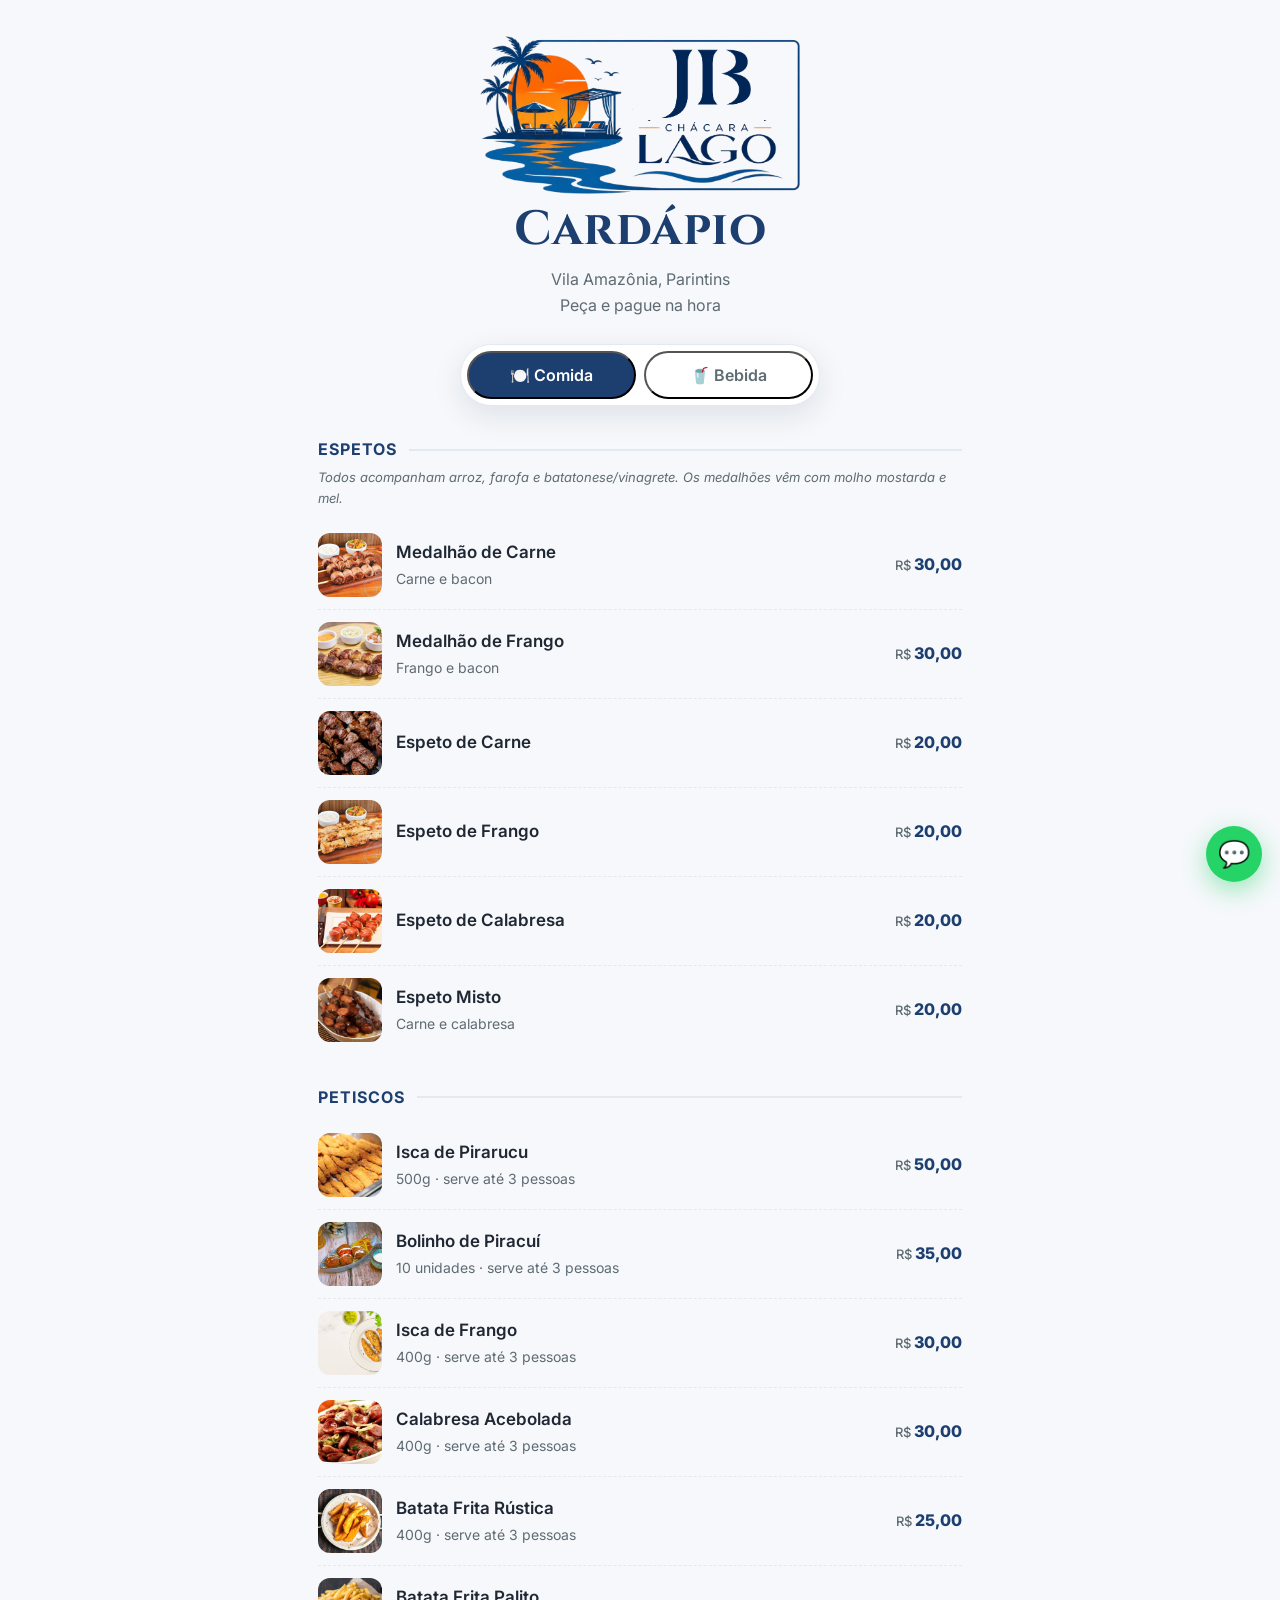
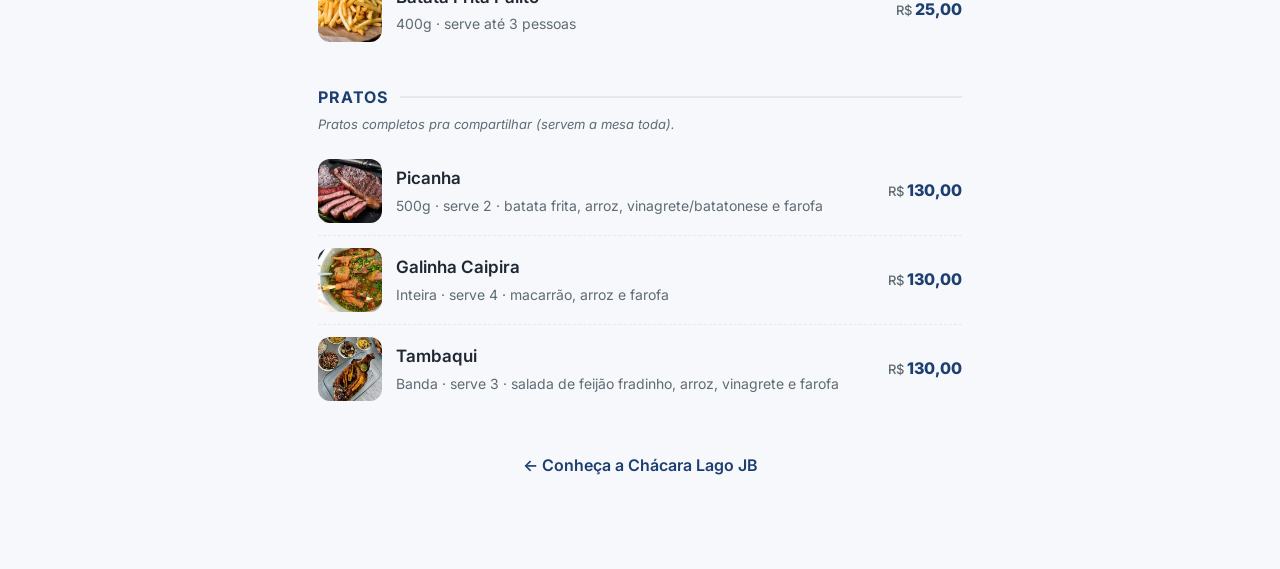
<file: cardapio.html>
<!DOCTYPE html>
<html lang="pt-BR">
<head>
  <meta charset="UTF-8" />
  <meta name="viewport" content="width=device-width, initial-scale=1.0" />
  <title>Cardápio — Chácara Lago JB</title>
  <meta name="description" content="Cardápio da Chácara Lago JB: espetos, petiscos, pratos pra compartilhar, cervejas, drinks e mais. Peça e pague na hora em Vila Amazônia, Parintins." />
  <meta name="theme-color" content="#1d3f70" />
  <link rel="icon" href="img/logo.svg" type="image/svg+xml" />
  <link rel="preconnect" href="https://fonts.googleapis.com" />
  <link rel="preconnect" href="https://fonts.gstatic.com" crossorigin />
  <link href="https://fonts.googleapis.com/css2?family=Cinzel:wght@500;600;700&family=Inter:wght@400;500;600;700&display=swap" rel="stylesheet" />
  <link rel="stylesheet" href="style.css" />
</head>
<body>

  <main class="menu-page">
    <div class="menu-hero">
      <img class="menu-logo-full" src="img/logo.png" alt="Chácara Lago JB" />
      <h1>Cardápio</h1>
      <p>Vila Amazônia, Parintins<br />Peça e pague na hora</p>
    </div>

    <!-- Abas Comida / Bebida -->
    <div class="tabs" role="tablist">
      <button class="tab is-active" data-tab="comida" role="tab">🍽️ Comida</button>
      <button class="tab" data-tab="bebida" role="tab">🥤 Bebida</button>
    </div>

    <!-- Gerado automaticamente a partir de menu.js -->
    <div id="menu-comida" class="menu-panel"></div>
    <div id="menu-bebida" class="menu-panel" hidden></div>

    <div class="menu-back">
      <a href="index.html">← Conheça a Chácara Lago JB</a>
    </div>
  </main>

  <a class="whats-float" href="https://wa.me/5592993967080" target="_blank" rel="noopener" aria-label="WhatsApp">💬</a>

  <script src="menu.js"></script>
  <script src="script.js"></script>
</body>
</html>
</file>
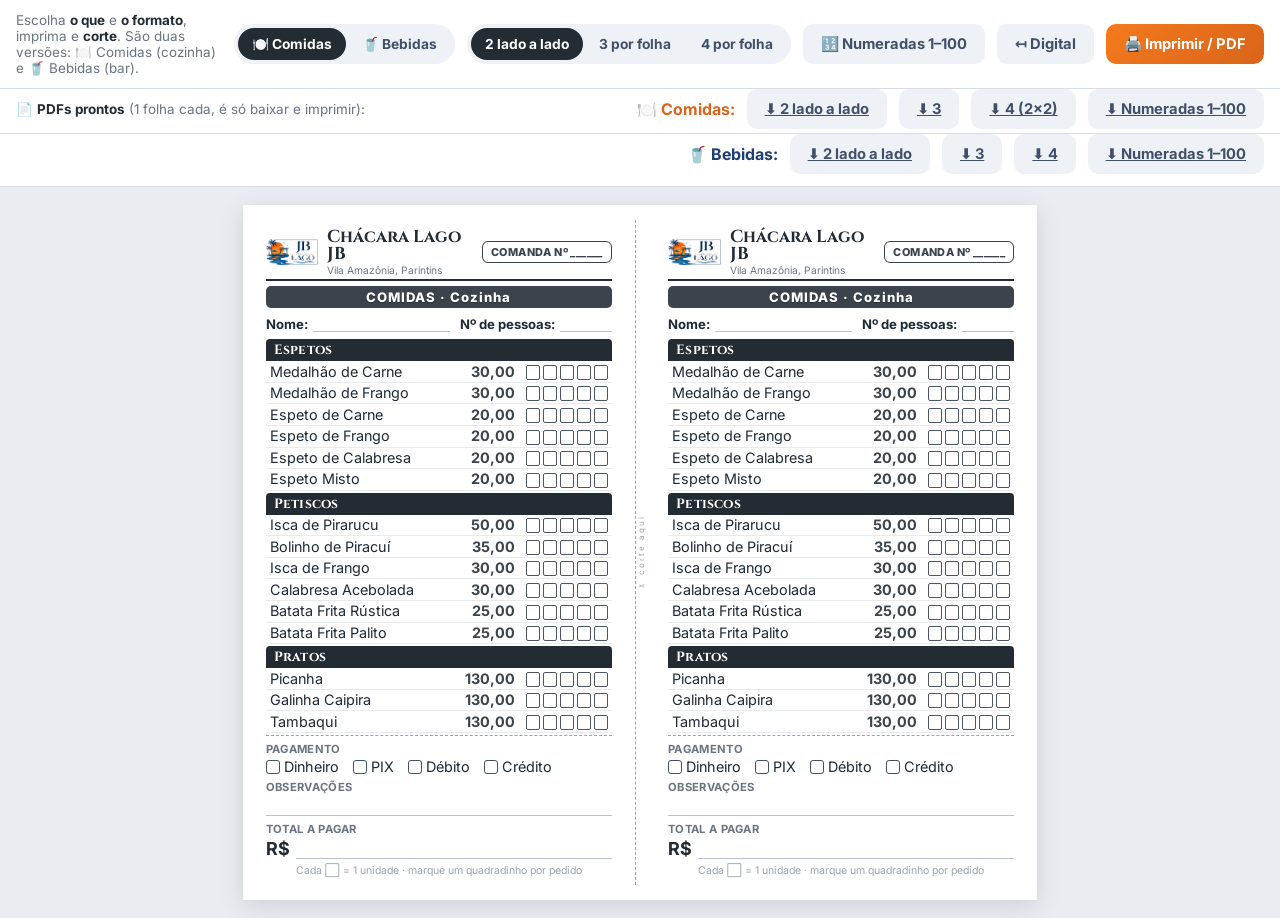
<file: comanda-impressa.html>
<!DOCTYPE html>
<html lang="pt-BR">
<head>
  <meta charset="UTF-8" />
  <meta name="viewport" content="width=device-width, initial-scale=1.0" />
  <title>Comanda para imprimir — Chácara Lago JB</title>
  <link rel="icon" href="img/logo.svg" type="image/svg+xml" />
  <link rel="preconnect" href="https://fonts.googleapis.com" />
  <link rel="preconnect" href="https://fonts.gstatic.com" crossorigin />
  <link href="https://fonts.googleapis.com/css2?family=Cinzel:wght@600;700&family=Inter:wght@400;500;600;700;800&display=swap" rel="stylesheet" />

  <style>
    /* Tons de cinza escuro: imprimem nítido em impressora P&B (o design continua,
       só que monocromático = o que você vê é igual ao que sai no papel). */
    :root{ --azul:#232b33; --laranja:#3b444d; --linha:#b8c0cc; --txt:#1f2a37; }
    *{box-sizing:border-box;}
    html,body{margin:0; font-family:'Inter',system-ui,sans-serif; color:var(--txt); background:#e9edf2;}

    /* Barra de ações (some na impressão) */
    .acoes{
      position:sticky; top:0; z-index:5; background:#fff; border-bottom:1px solid #d7dde5;
      padding:12px 16px; display:flex; gap:12px; align-items:center; flex-wrap:wrap;
      box-shadow:0 2px 8px rgba(0,0,0,.05);
    }
    .acoes p{margin:0; font-size:.84rem; color:#6b7480; flex:1; min-width:180px;}
    .acoes b{color:var(--azul);}
    .toggle{display:inline-flex; background:#eef1f5; border-radius:30px; padding:4px; gap:2px;}
    .toggle button{
      font-family:inherit; font-weight:700; font-size:.86rem; cursor:pointer; border:none;
      background:transparent; color:#41506a; border-radius:30px; padding:8px 14px;
    }
    .toggle button.on{background:var(--azul); color:#fff;}
    .btn{
      font-family:inherit; font-weight:700; font-size:.92rem; cursor:pointer;
      border:none; border-radius:10px; padding:11px 18px;
      background:linear-gradient(135deg,#f47a1d,#d9641a); color:#fff;
    }
    .btn.sec{background:#eef1f5; color:#41506a;}

    /* Folha A4 */
    .folha{
      width:210mm; margin:18px auto; background:#fff;
      box-shadow:0 6px 24px rgba(0,0,0,.12);
    }
    .corte{
      text-align:center; font-size:8px; color:#9aa3af; letter-spacing:1px;
      border-top:1.2px dashed #9aa3af; padding-top:1mm; height:3mm;
    }

    /* Base da comanda */
    .comanda{ break-inside:avoid; page-break-inside:avoid; }

    .cab{display:flex; align-items:center; gap:9px; border-bottom:2.2px solid var(--azul); padding-bottom:4px;}
    .cab img{height:30px;}
    .cab .tit{flex:1;}
    .cab h1{font-family:'Cinzel',serif; color:var(--azul); margin:0; font-size:1.05rem; line-height:1;}
    .cab .sub{font-size:.64rem; color:#6b7480; margin-top:2px;}
    .cab .comanda-tag{
      font-weight:800; color:var(--laranja); border:1.5px solid var(--laranja);
      border-radius:6px; padding:3px 8px; font-size:.68rem; letter-spacing:.4px; white-space:nowrap;
    }

    .topo-campos{display:flex; gap:10px; flex-wrap:wrap; margin:5px 0 2px; font-size:.7rem;}
    .topo-campos .c{flex:1; min-width:80px; display:flex; align-items:flex-end; gap:5px;}
    .topo-campos .nome-c{flex:1.7;} .topo-campos .pessoas-c{flex:1.4;} /* equilibra: Nome não rouba a linha de "Nº de pessoas" */
    .topo-campos .c b{white-space:nowrap;}
    .linha-preencher{flex:1; border-bottom:1.1px solid var(--linha); height:1em;}

    .grade{margin-top:4px;}
    .cat{break-inside:avoid;}
    .cat h2{
      font-family:'Cinzel',serif; color:#fff; background:var(--azul);
      margin:0; padding:2px 6px; border-radius:4px 4px 0 0; letter-spacing:.2px;
      break-after:avoid; break-inside:avoid;
    }
    table{width:100%; border-collapse:collapse;}
    tr{break-inside:avoid;}
    td{padding:1.4px 3px; border-bottom:.6px solid #e7ebf0; line-height:1.1; vertical-align:middle;}
    .nome small{color:#8b95a3;}
    .pcol{text-align:right; color:var(--laranja); font-weight:700; white-space:nowrap;}
    .preco-livre{display:inline-block; width:38px; border-bottom:1px solid var(--linha); height:1em; vertical-align:middle;} /* preço a preencher */
    .qcol{text-align:right; white-space:nowrap; width:1%;}
    .qbox{display:inline-block; border:1.2px solid #4b5563; border-radius:2px; margin-left:2px; vertical-align:middle;}

    /* Linha de promoção "Drink em dobro" (destaque em cinza claro, imprime bem em P&B) */
    .promo-row td{background:#e9ecf0;}
    .promo-row .nome{color:var(--txt); font-weight:800; border-left:3px solid var(--azul); padding-left:5px;}
    .promo-row .pcol{color:var(--txt);}

    /* Rodapé */
    .rodape{margin-top:7px; border-top:1.4px dashed #9aa3af; padding-top:5px; display:flex; gap:12px; align-items:flex-end;}
    .rodape .bloco{flex:1;}
    .rot{font-weight:700; color:#6b7480; text-transform:uppercase; letter-spacing:.3px; margin-bottom:2px;}
    .pag-opcoes{display:flex; gap:10px; align-items:center; flex-wrap:wrap;}
    .check{display:inline-block; width:11px; height:11px; border:1.3px solid #41506a; border-radius:3px; vertical-align:-2px; margin-right:4px;}
    .obs-linha{border-bottom:1.1px solid var(--linha); height:1em; margin-top:3px;}
    .total-cx{max-width:150px;}
    .total-linha{display:flex; align-items:flex-end; gap:6px;}
    .total-linha b{color:var(--azul);}
    .legenda{text-align:center; color:#9aa3af; margin-top:3px;}

    /* ==========================================================
       MODO PRINCIPAL: 2 TIRAS VERTICAIS LADO A LADO (estilo restaurante)
       Cada comanda ocupa a ALTURA INTEIRA da folha, então sobra espaço
       e a letra fica grande. Itens numa coluna só, de cima pra baixo.
       ========================================================== */
    /* Sem min-height fixo: as duas tiras crescem com o conteúdo (ocupam quase
       a folha toda) e ficam SEMPRE em 1 página, sem risco de estourar pro A4. */
    .lado{ display:flex; align-items:stretch; }
    .lado > .comanda{
      flex:1 1 0; min-width:0;
      padding:6mm 6mm; display:flex; flex-direction:column;
    }
    .corte-v{
      display:flex; align-items:center; justify-content:center;
      border-left:1.4px dashed #9aa3af; margin:4mm 0;
    }
    .corte-v span{
      writing-mode:vertical-rl; transform:rotate(180deg);
      font-size:8px; color:#9aa3af; letter-spacing:2px; white-space:nowrap;
    }
    /* Tamanhos confortáveis pra ler e escrever à mão */
    .lado .cab img{height:26px;}
    .lado .cab h1{font-size:1.08rem;}
    .lado .cab{padding-bottom:3px;}
    .lado .cab .sub{font-size:.64rem;}
    .lado .topo-campos{gap:4px 10px; margin:5px 0 3px; font-size:.82rem;} /* em linha (quebra pra 2 linhas), poupa altura */
    .lado .grade{margin-top:4px;}
    .lado .cat{margin-bottom:2px;}
    .lado .cat h2{font-size:.84rem; padding:2px 8px;}
    .lado td{font-size:.9rem; padding:2px 4px;}
    .lado .nome small{display:none;} /* sem descrição na tira: mais limpo e cada item ocupa 1 linha só */
    .lado .qbox{width:14px; height:15px; margin-left:3px;}
    .lado .rodape{margin-top:auto; flex-direction:column; align-items:stretch; gap:6px; padding-top:6px;}
    .lado .rodape .bloco{flex:none;}
    .lado .total-cx{max-width:none;}
    .lado .rot{font-size:.7rem;}
    .lado .pag-opcoes{font-size:.9rem; gap:14px;}
    .lado .check{width:14px; height:14px;}
    .lado .obs-linha{height:1.2em;}
    .lado .total-linha{font-size:1.12rem;}
    .lado .legenda{font-size:.66rem; margin-top:5px;}

    /* 4 POR FOLHA EM 2x2 (comidas): células largas (metade da folha), fonte
       bem legível. Linhas tracejadas de corte no meio. Vale tanto pra folha
       única (.folha.quad) quanto pra cada página numerada (.pagina.quad). */
    .quad{display:grid; grid-template-columns:1fr 1fr;}
    .quad .comanda{
      padding:4mm 7mm; display:flex; flex-direction:column;
      border-right:1.2px dashed #9aa3af; border-bottom:1.2px dashed #9aa3af;
    }
    .quad .comanda:nth-child(2n){border-right:none;}            /* coluna da direita: sem borda à direita */
    .folha.quad > .comanda:nth-child(n+3){border-bottom:none;}  /* na folha única, tira a borda da fila de baixo */
    .quad .cab img{height:20px;}
    .quad .cab h1{font-size:1.02rem;}
    .quad .cab .sub{font-size:.6rem;}
    .quad .tipo-band{font-size:.74rem; margin:2px 0 1px;}
    .quad .topo-campos{gap:3px 14px; margin:2px 0 1px; font-size:.84rem;}
    .quad .topo-campos .c{min-width:0;}                         /* Nome + Pessoas numa linha só */
    .quad .nome-c{flex:1.9;}
    .quad .pessoas-c{flex:1.7;}
    .quad .grade{margin-top:1px;}
    .quad .cat{margin-bottom:0;}
    .quad .cat h2{font-size:.84rem; padding:1px 8px;}
    /* mesma fonte, mas entrelinha e padding menores pra caber o item novo sem estourar */
    .quad td{font-size:.92rem; padding:0.4px 4px; line-height:1.0;}
    .quad .nome small{display:none;}
    .quad .qbox{width:15px; height:16px; margin-left:3px;}
    .quad .rodape{margin-top:auto; flex-direction:column; align-items:stretch; gap:3px; padding-top:3px;}
    .quad .rodape .bloco{flex:none;}
    .quad .total-cx{max-width:none;}
    .quad .rot{font-size:.68rem;}
    .quad .total-linha{font-size:1.1rem;}
    .quad .legenda{display:none;}
    /* cozinha não precisa de Pagamento: some com esse trecho e sobra altura (mantém Observações e Total) */
    .quad .pag-rot,.quad .pag-opcoes{display:none;}

    /* Páginas da versão numerada: cada grupo de 4 numa folha A4 (quebra garantida) */
    .folha.numeradas{background:transparent; width:auto;}
    .pagina{break-after:page; page-break-after:always;}
    .pagina:last-child{break-after:auto; page-break-after:avoid;}
    @media screen{
      .pagina{background:#fff; box-shadow:0 6px 24px rgba(0,0,0,.12); margin:0 auto 18px; width:210mm;}
    }

    /* Tiras verticais mais estreitas (3 ou 4 por folha): ajusta pra caber na
       largura, mantendo a letra grande. Usado nas COMIDAS (poucos itens). */
    .folha.cols-3 .comanda,.folha.cols-4 .comanda{padding:6mm 4mm;}
    .cols-3 .corte-v,.cols-4 .corte-v{margin:3mm 0;}
    .cols-3 .topo-campos,.cols-4 .topo-campos{flex-direction:column; gap:5px;}

    .cols-3 .cab h1{font-size:.9rem;}
    .cols-3 .cat h2{font-size:.78rem;}
    .cols-3 td{font-size:.82rem; padding:2.6px 3px;}
    .cols-3 .qbox{width:13px; height:14px; margin-left:2px;}
    .cols-3 .topo-campos{font-size:.76rem;}
    .cols-3 .pag-opcoes{font-size:.74rem; gap:8px;}
    .cols-3 .total-linha{font-size:.94rem;}

    .cols-4 .cab img{height:20px;}
    .cols-4 .cab h1{font-size:.76rem;}
    .cols-4 .cab .sub{display:none;}
    .cols-4 .tipo-band{font-size:.58rem; letter-spacing:.3px; padding:2px 4px;}
    .cols-4 .cat h2{font-size:.68rem; padding:2px 6px;}
    .cols-4 td{font-size:.72rem; padding:2.2px 3px;}
    .cols-4 .nome small{display:none;}
    .cols-4 .qbox{width:12px; height:13px; margin-left:2px;}
    .cols-4 .topo-campos{font-size:.64rem; gap:4px;}
    .cols-4 .rot{font-size:.6rem;}
    .cols-4 .pag-opcoes{font-size:.64rem; gap:6px;}
    .cols-4 .check{width:11px; height:11px; margin-right:3px;}
    .cols-4 .total-linha{font-size:.84rem;}
    .cols-4 .legenda{display:none;}

    /* ==========================================================
       MODOS DE ECONOMIA: comandas EMPILHADAS em grade (3 ou 4 por folha)
       Menores, pra gastar menos papel. GRID (não column-count) pra
       imprimir igual à tela e caber N na MESMA folha.
       ========================================================== */
    .per-3 .comanda{ min-height:84mm;  padding:4mm 7mm; }
    .per-4 .comanda{ min-height:56mm;  padding:3mm 6mm; }
    .per-3 .grade,.per-4 .grade{display:grid; grid-template-columns:repeat(3,1fr); gap:3px 8px; align-content:start;}
    .per-3 td,.per-4 td{line-height:1.03;}
    .per-3 .cab img,.per-4 .cab img{height:24px;}
    .per-3 .cab h1,.per-4 .cab h1{font-size:.92rem;}
    .per-4 .cab .sub{display:none;}
    .per-3 .cat h2{font-size:.52rem;}     .per-3 td{font-size:.48rem; padding:.4px 3px;}   .per-3 .nome small{font-size:.44rem;}
    .per-3 .qbox{width:8px; height:9px;}
    .per-4 .cat h2{font-size:.5rem;}      .per-4 td{font-size:.46rem; padding:.6px 3px;}  .per-4 .nome small{display:none;}
    .per-4 .qbox{width:7px; height:8px; margin-left:1.5px;}
    .per-3 .rot,.per-4 .rot{font-size:.56rem;}
    .per-3 .pag-opcoes,.per-4 .pag-opcoes{font-size:.6rem;}
    .per-3 .total-linha,.per-4 .total-linha{font-size:.78rem;}
    .per-3 .legenda,.per-4 .legenda{display:none;}
    .per-3 .cab img{height:18px;}
    .per-3 .cab{padding-bottom:3px;}
    .per-3 .topo-campos{margin:4px 0 1px;}
    .per-3 .rodape{margin-top:4px; padding-top:3px;}
    .per-3 .cat h2{padding:1px 5px;}
    .per-4 .cab img{height:16px;}
    .per-4 .cab{padding-bottom:2px;}
    .per-4 .cab .comanda-tag{padding:2px 6px; font-size:.58rem;}
    .per-4 .topo-campos{margin:3px 0 1px; font-size:.62rem;}
    .per-4 .cat h2{padding:1px 5px;}
    .per-4 .rodape{margin-top:4px; padding-top:3px;}
    .per-3 .obs-rot, .per-3 .obs-linha,
    .per-4 .obs-rot, .per-4 .obs-linha{display:none;}

    /* BEBIDAS no 2 lado a lado: como sobra espaço, respira mais e letra um pouco maior */
    .tipo-bebida.lado .cat h2{font-size:.9rem; padding:3px 8px;}
    .tipo-bebida.lado .cat{margin-bottom:5px;}
    .tipo-bebida.lado td{font-size:.98rem; padding:4px 4px;}
    .tipo-bebida.lado .qbox{width:16px; height:17px;}
    .tipo-bebida.lado .topo-campos{font-size:.9rem; gap:6px 10px;}
    .tipo-bebida.lado .pag-opcoes{font-size:.94rem;}
    .tipo-bebida.lado .total-linha{font-size:1.2rem;}

    /* Faixa do tipo (Cozinha/Bar): diferencia em P&B por PADRÃO, não por cor.
       Comida = faixa sólida. Bebida = faixa listrada (diagonal). */
    .tipo-band{text-align:center; font-weight:800; letter-spacing:1px; color:#fff; border-radius:5px; margin:4px 0 2px; padding:3px 6px;
      text-shadow:0 1px 1px rgba(0,0,0,.35);}
    .tipo-band.comida{background:var(--laranja);}
    .tipo-band.bebida{background:var(--azul);}
    .lado .tipo-band{font-size:.82rem; margin:5px 0 3px;}
    .per-3 .tipo-band{font-size:.5rem; padding:1px 5px; margin:2px 0 1px;}
    .per-4 .tipo-band{font-size:.46rem; padding:1px 5px; margin:1px 0;}

    @media print{
      @page{ size:A4; margin:5mm; }
      html,body{background:#fff;}
      .acoes{display:none !important;}
      .folha{width:auto; margin:0; box-shadow:none;}
      *{-webkit-print-color-adjust:exact; print-color-adjust:exact;}
    }
  </style>
</head>
<body>

  <div class="acoes">
    <p>Escolha <b>o que</b> e <b>o formato</b>, imprima e <b>corte</b>. São duas versões: 🍽️ Comidas (cozinha) e 🥤 Bebidas (bar).</p>
    <div class="toggle" id="toggleTipo">
      <button data-tipo="comida">🍽️ Comidas</button>
      <button data-tipo="bebida">🥤 Bebidas</button>
    </div>
    <div class="toggle" id="toggle">
      <button data-modo="lado">2 lado a lado</button>
      <button data-modo="3">3 por folha</button>
      <button data-modo="4">4 por folha</button>
    </div>
    <button class="btn sec" id="btnNum">🔢 Numeradas 1–100</button>
    <button class="btn sec" onclick="location.href='comanda.html'">↤ Digital</button>
    <button class="btn" onclick="window.print()">🖨️ Imprimir / PDF</button>
  </div>

  <div class="acoes" style="border-top:none; box-shadow:none; padding-top:0; padding-bottom:4px;">
    <p style="flex:1; min-width:240px;">📄 <b>PDFs prontos</b> (1 folha cada, é só baixar e imprimir):</p>
    <span style="font-weight:700; color:#d9641a;">🍽️ Comidas:</span>
    <a class="btn sec" href="pdf/comanda-comidas-2-por-folha.pdf" download>⬇ 2 lado a lado</a>
    <a class="btn sec" href="pdf/comanda-comidas-3-por-folha.pdf" download>⬇ 3</a>
    <a class="btn sec" href="pdf/comanda-comidas-4-por-folha.pdf" download>⬇ 4 (2×2)</a>
    <a class="btn sec" href="pdf/comanda-comidas-numeradas-1-a-100.pdf" download>⬇ Numeradas 1–100</a>
  </div>
  <div class="acoes" style="border-top:none; box-shadow:none; padding-top:0;">
    <p style="flex:1; min-width:240px;"></p>
    <span style="font-weight:700; color:#1d3f70;">🥤 Bebidas:</span>
    <a class="btn sec" href="pdf/comanda-bebidas-2-por-folha.pdf" download>⬇ 2 lado a lado</a>
    <a class="btn sec" href="pdf/comanda-bebidas-3-por-folha.pdf" download>⬇ 3</a>
    <a class="btn sec" href="pdf/comanda-bebidas-4-por-folha.pdf" download>⬇ 4</a>
    <a class="btn sec" href="pdf/comanda-bebidas-numeradas-1-a-100.pdf" download>⬇ Numeradas 1–100</a>
  </div>

  <div class="folha lado" id="folha"></div>

  <script src="menu.js"></script>
  <script>
  (function () {
    function precoNum(p){ return parseFloat(String(p).replace(/\./g,"").replace(",",".")) || 0; }
    function precoFmt(n){ return n.toFixed(2).replace(".",","); }
    function precoPromo(txt){ const m = String(txt).match(/(\d+)(?!.*\d)/); return m ? m[1]+",00" : "0,00"; }

    function boxes(n){ let s=""; for(let i=0;i<n;i++) s+='<span class="qbox"></span>'; return s; }

    // monta blocos de um conjunto de grupos: subgrupos viram categoria única; guarda a promo (ex.: Drinks)
    function buildBlocos(grupos){
      const arr = [];
      (grupos||[]).forEach((g) => {
        const itens = g.subgrupos
          ? g.subgrupos.reduce((a,sg)=>a.concat(sg.itens),[])
          : g.itens;
        arr.push({ categoria:g.categoria, icone:g.icone||"", promo:g.promo, itens });
      });
      return arr;
    }
    // duas versões separadas: comidas (cozinha) e bebidas (bar)
    const BLOCOS = { comida: buildBlocos(CARDAPIO.comida), bebida: buildBlocos(CARDAPIO.bebida) };
    const TIPO_ROT = { comida: "COMIDAS · Cozinha", bebida: "BEBIDAS · Bar" };

    function linha(nome, desc, preco, promo, nbox){
      return `<tr class="${promo ? "promo-row" : ""}">
        <td class="nome">${nome}${desc ? `<small> ${desc}</small>` : ""}</td>
        <td class="pcol">${preco}</td>
        <td class="qcol">${boxes(nbox)}</td>
      </tr>`;
    }

    // Na tira vertical mantemos a ordem natural do cardápio (coluna única).
    // Nos modos em grade, categorias maiores primeiro equilibram as colunas.
    function gradeHTML(lista, ordenar, nbox){
      const arr = ordenar ? lista.slice().sort((a,b)=>b.itens.length-a.itens.length) : lista;
      return arr.map((b) => `
        <div class="cat">
          <h2>${b.categoria}</h2>
          <table><tbody>
            ${b.promo ? linha("Drink em dobro", "2 unidades", precoFmt(precoNum(precoPromo(b.promo))), true, nbox) : ""}
            ${b.itens.map((it) => linha(it.nome, it.desc, it.precoLivre ? '<span class="preco-livre"></span>' : precoFmt(precoNum(it.preco)), false, nbox)).join("")}
          </tbody></table>
        </div>`).join("");
    }

    // campos do topo (iguais nos dois tipos): Nome do cliente + Nº de pessoas
    function campos(tipo){
      return `
        <div class="c nome-c"><b>Nome:</b><span class="linha-preencher"></span></div>
        <div class="c pessoas-c"><b>Nº de pessoas:</b><span class="linha-preencher"></span></div>`;
    }

    function comandaHTML(tipo, ordenar, nbox, numero){
      const nro = (numero != null) ? String(numero).padStart(3, "0") : "______";
      return `
      <div class="cab">
        <img src="img/logo.png" alt="" onerror="this.style.display='none'" />
        <div class="tit">
          <h1>Chácara Lago JB</h1>
          <div class="sub">Vila Amazônia, Parintins</div>
        </div>
        <div class="comanda-tag">COMANDA Nº ${nro}</div>
      </div>
      <div class="tipo-band ${tipo}">${TIPO_ROT[tipo]}</div>
      <div class="topo-campos">${campos(tipo)}</div>
      <div class="grade">${gradeHTML(BLOCOS[tipo], ordenar, nbox)}</div>
      <div class="rodape">
        <div class="bloco">
          <div class="rot pag-rot">Pagamento</div>
          <div class="pag-opcoes">
            <span><span class="check"></span>Dinheiro</span>
            <span><span class="check"></span>PIX</span>
            <span><span class="check"></span>Débito</span>
            <span><span class="check"></span>Crédito</span>
          </div>
          <div class="rot obs-rot" style="margin-top:5px;">Observações</div>
          <div class="obs-linha"></div>
        </div>
        <div class="bloco total-cx">
          <div class="rot">Total a pagar</div>
          <div class="total-linha"><b>R$</b><span class="linha-preencher"></span></div>
        </div>
      </div>
      <div class="legenda">Cada ⬜ = 1 unidade · marque um quadradinho por pedido</div>`;
    }

    const folha = document.getElementById("folha");
    const toggle = document.getElementById("toggle");
    const toggleTipo = document.getElementById("toggleTipo");

    let curModo = "lado";
    let curTipo = "comida";

    // quantos quadradinhos por item conforme a largura da tira/célula
    function nboxPara(cols){ return cols >= 4 ? 3 : cols === 3 ? 4 : 5; }

    // tiras verticais lado a lado (estilo restaurante), com "cols" colunas
    function vertical(tipo, cols){
      const c = comandaHTML(tipo, false, nboxPara(cols)); // coluna única, ordem natural
      folha.className = "folha lado cols-" + cols + " tipo-" + tipo;
      let html = "";
      for(let i=0;i<cols;i++){
        html += `<div class="comanda">${c}</div>`;
        if(i < cols-1) html += `<div class="corte-v"><span>✂ corte aqui</span></div>`;
      }
      folha.innerHTML = html;
    }

    // 4 por folha em 2x2 (duas em cima, duas embaixo), cada uma vertical e larga
    // (metade da folha) pra manter a fonte legível sem encolher.
    function quad(tipo){
      const c = comandaHTML(tipo, false, 5); // coluna única, ordem natural, 5 quadradinhos (cabe: célula larga)
      folha.className = "folha quad tipo-" + tipo;
      folha.innerHTML = [0,1,2,3].map(() => `<div class="comanda">${c}</div>`).join("");
    }

    // comandas JÁ NUMERADAS de 1 até "total", no formato de cada tipo:
    //  - comida: 2x2 (4 por folha)  - bebida: 2 lado a lado (2 por folha)
    // Uma página por grupo, com quebra de página garantida.
    function numeradas(tipo, total){
      const porFolha = (tipo === "comida") ? 4 : 2;
      let html = "";
      for(let inicio=1; inicio<=total; inicio+=porFolha){
        const fim = Math.min(inicio + porFolha - 1, total);
        if(tipo === "comida"){
          let cells = "";
          for(let k=inicio; k<=fim; k++) cells += `<div class="comanda">${comandaHTML(tipo, false, 5, k)}</div>`;
          html += `<div class="pagina"><div class="quad tipo-${tipo}">${cells}</div></div>`;
        } else {
          let inner = "";
          for(let k=inicio; k<=fim; k++){
            inner += `<div class="comanda">${comandaHTML(tipo, false, 5, k)}</div>`;
            if(k < fim) inner += `<div class="corte-v"><span>✂ corte aqui</span></div>`;
          }
          html += `<div class="pagina"><div class="lado tipo-${tipo}">${inner}</div></div>`;
        }
      }
      folha.className = "folha numeradas";
      folha.innerHTML = html;
    }

    // comandas empilhadas em grade (bebidas 3/4 por folha, mais densas)
    function empilhado(tipo, n){
      const c = comandaHTML(tipo, true, 5); // grade equilibrada
      let html = "";
      for(let i=0;i<n;i++){
        html += `<div class="comanda">${c}</div>`;
        if(i < n-1) html += `<div class="corte">✂ &nbsp; corte aqui &nbsp; ✂</div>`;
      }
      folha.className = "folha per-" + n + " tipo-" + tipo;
      folha.innerHTML = html;
    }

    function render(modo, tipo, num){
      curModo = modo; curTipo = tipo;
      if(num > 0){ numeradas(tipo, num); return; } // versão numerada (1..num)
      // Comidas (poucos itens): 2/3 tiras verticais; 4 em 2x2 (grande, fonte legível).
      // Bebidas (densas): 2 em tira vertical; 3/4 empilhadas em grade.
      if(tipo === "comida"){
        if(modo === "4") quad(tipo);
        else vertical(tipo, modo === "lado" ? 2 : 3);
      } else if(modo === "lado"){
        vertical(tipo, 2);
      } else {
        empilhado(tipo, parseInt(modo, 10));
      }
      toggle.querySelectorAll("button").forEach((b) => b.classList.toggle("on", b.dataset.modo == modo));
      toggleTipo.querySelectorAll("button").forEach((b) => b.classList.toggle("on", b.dataset.tipo == tipo));
    }

    toggle.addEventListener("click", (e) => {
      const b = e.target.closest("button[data-modo]");
      if (b) render(b.dataset.modo, curTipo);
    });
    toggleTipo.addEventListener("click", (e) => {
      const b = e.target.closest("button[data-tipo]");
      if (b) render(curModo, b.dataset.tipo);
    });

    // abre no formato/tipo da URL (?modo=lado|3|4 & ?tipo=comida|bebida & ?num=100)
    const p = new URLSearchParams(location.search);
    let modo = p.get("modo");
    if(!modo){ const n = p.get("n"); modo = (n==="3"||n==="4") ? n : "lado"; }
    let tipo = p.get("tipo");
    const num = parseInt(p.get("num"), 10) || 0;
    render(["lado","3","4"].includes(modo) ? modo : "lado", ["comida","bebida"].includes(tipo) ? tipo : "comida", num);

    // botão "Numeradas 1–100" (usa o tipo atual)
    const btnNum = document.getElementById("btnNum");
    if(btnNum) btnNum.addEventListener("click", () => render(curModo, curTipo, 100));
  })();
  </script>
</body>
</html>
</file>
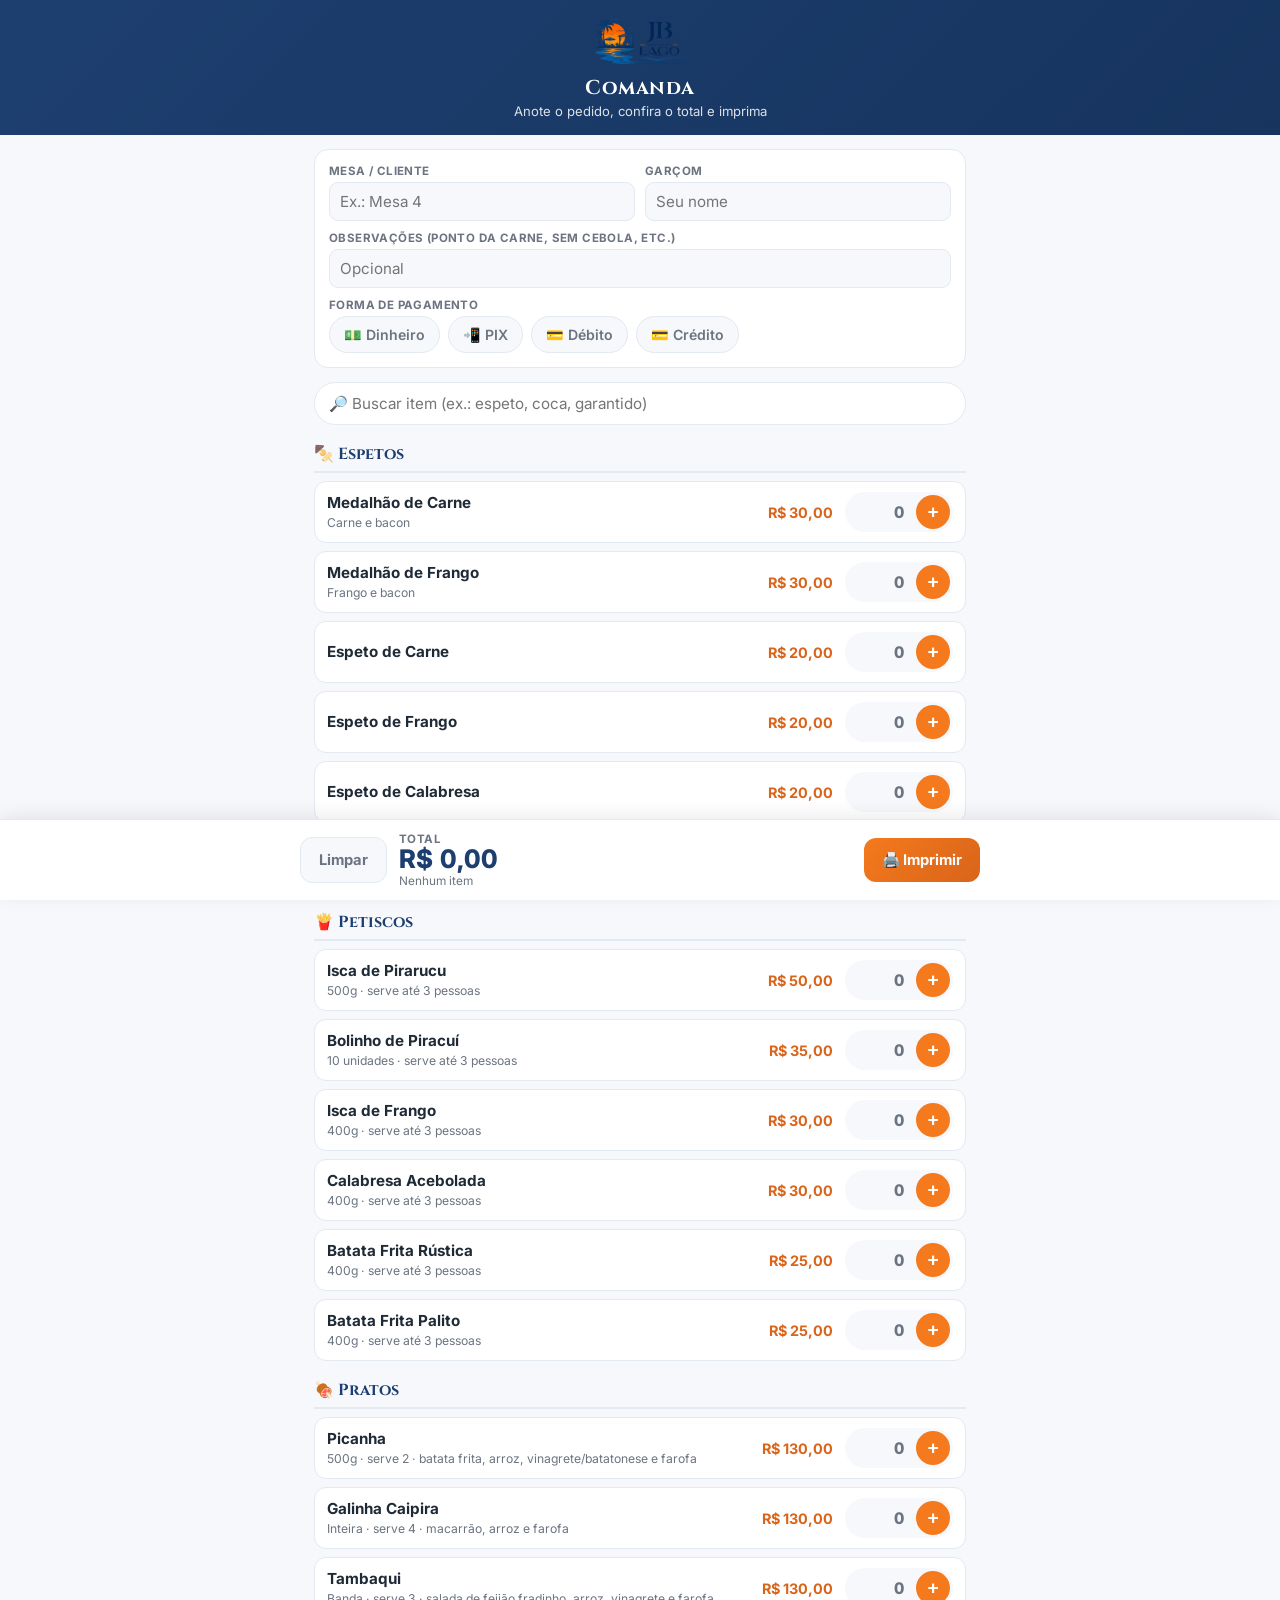
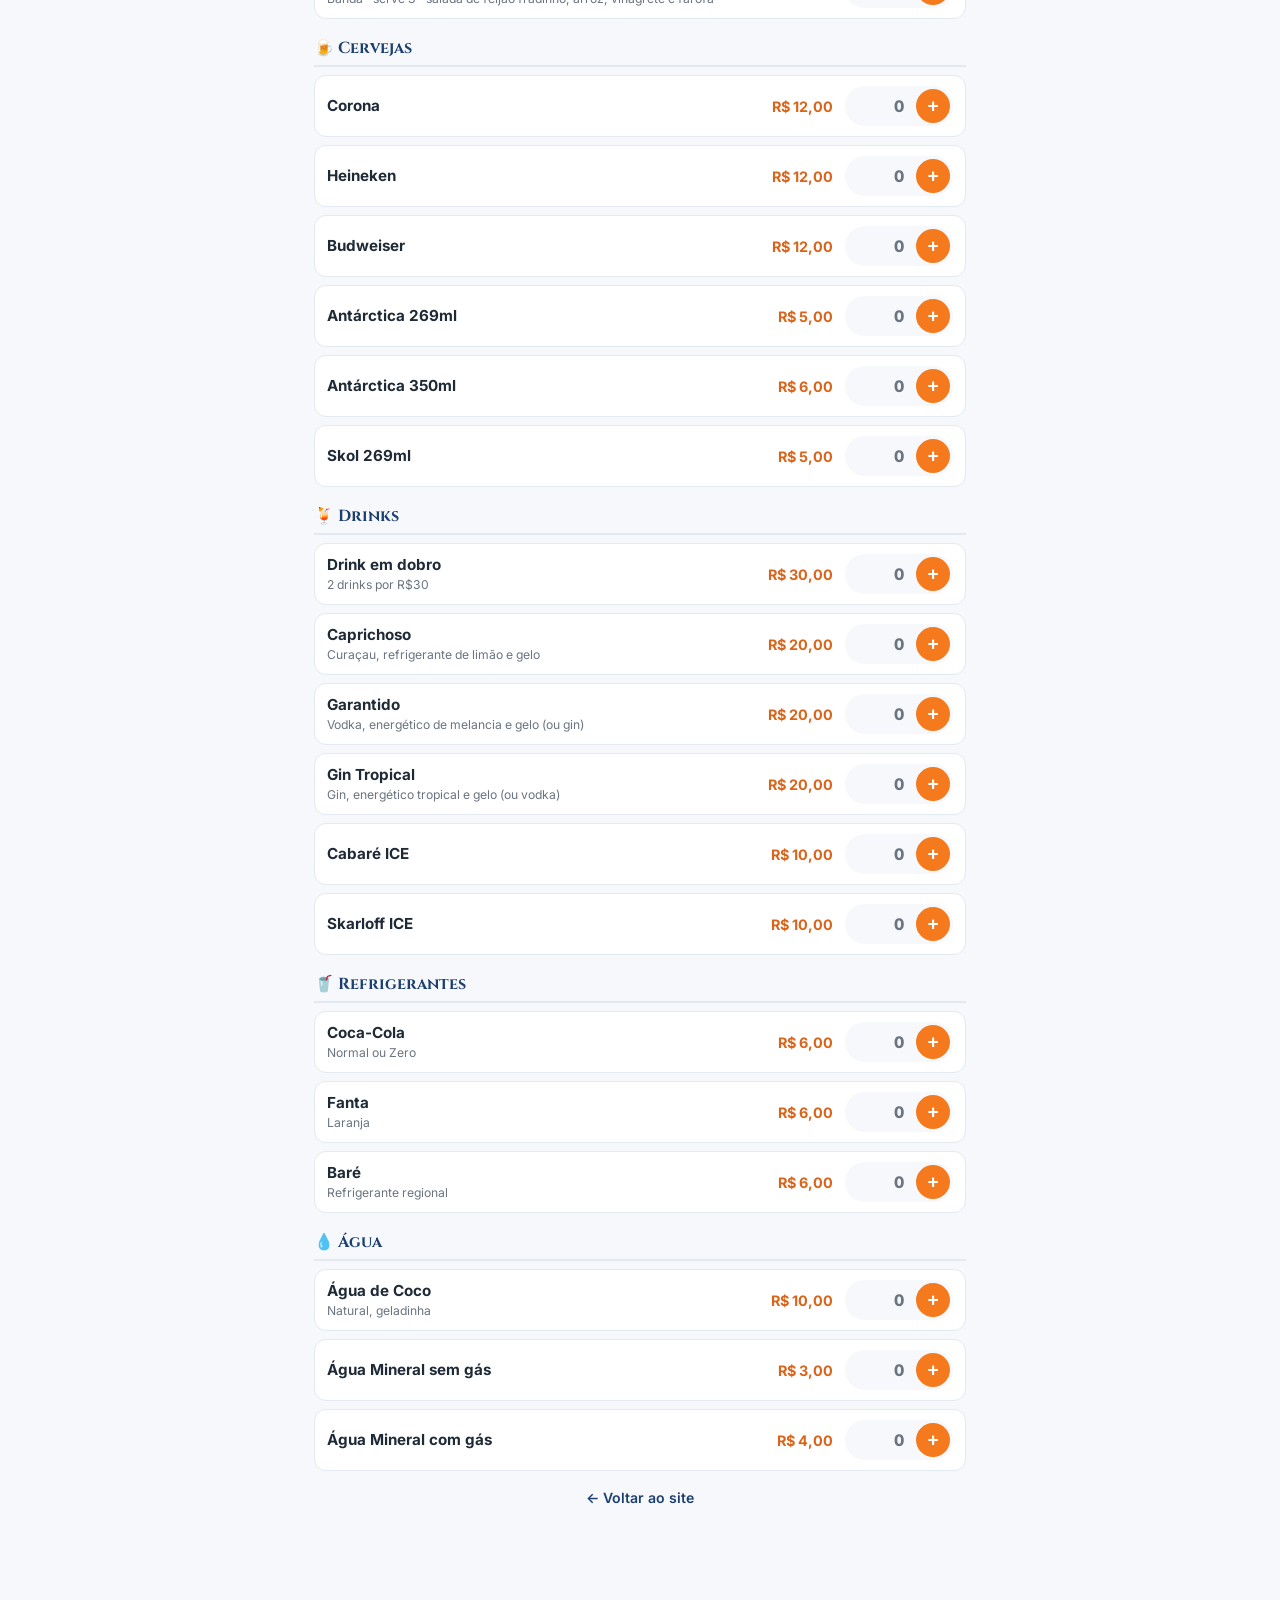
<file: comanda.html>
<!DOCTYPE html>
<html lang="pt-BR">
<head>
  <meta charset="UTF-8" />
  <meta name="viewport" content="width=device-width, initial-scale=1.0" />
  <title>Comanda — Chácara Lago JB</title>
  <meta name="description" content="Comanda de pedidos da Chácara Lago JB." />
  <meta name="theme-color" content="#1d3f70" />
  <link rel="icon" href="img/logo.svg" type="image/svg+xml" />
  <link rel="preconnect" href="https://fonts.googleapis.com" />
  <link rel="preconnect" href="https://fonts.gstatic.com" crossorigin />
  <link href="https://fonts.googleapis.com/css2?family=Cinzel:wght@600;700&family=Inter:wght@400;500;600;700;800&display=swap" rel="stylesheet" />

  <style>
    :root{
      --azul:#1d3f70; --laranja:#f47a1d; --laranja-esc:#d9641a;
      --fundo:#f6f8fb; --borda:#e3e9f0; --txt:#1f2a37; --suave:#6b7480;
      --verde:#1f9d57;
    }
    *{box-sizing:border-box;}
    html,body{margin:0;}
    body{
      font-family:'Inter',system-ui,sans-serif; color:var(--txt);
      background:var(--fundo); padding-bottom:120px;
    }

    /* ---------- Cabeçalho ---------- */
    .topo{
      background:linear-gradient(135deg,var(--azul),#16345e);
      color:#fff; padding:18px 16px 16px; text-align:center;
    }
    .topo img{height:46px; margin-bottom:6px;}
    .topo h1{font-family:'Cinzel',serif; margin:0; font-size:1.25rem; letter-spacing:.5px;}
    .topo p{margin:2px 0 0; font-size:.82rem; opacity:.85;}

    .wrap{max-width:680px; margin:0 auto; padding:14px;}

    /* ---------- Dados da mesa ---------- */
    .dados{
      display:grid; grid-template-columns:1fr 1fr; gap:10px;
      background:#fff; border:1px solid var(--borda); border-radius:14px;
      padding:14px; margin-bottom:14px;
    }
    .dados .full{grid-column:1 / -1;}
    .campo{display:flex; flex-direction:column; gap:4px;}
    .campo label{font-size:.72rem; font-weight:700; color:var(--suave); text-transform:uppercase; letter-spacing:.4px;}
    .campo input{
      font-family:inherit; font-size:.95rem; padding:9px 10px;
      border:1px solid var(--borda); border-radius:9px; background:var(--fundo); color:var(--txt);
    }
    .campo input:focus{outline:none; border-color:var(--azul); background:#fff;}
    .pag{display:flex; gap:8px; flex-wrap:wrap;}
    .pag-op{
      font-family:inherit; font-size:.88rem; font-weight:600; cursor:pointer;
      padding:9px 14px; border:1px solid var(--borda); border-radius:30px;
      background:var(--fundo); color:var(--suave); transition:all .15s;
    }
    .pag-op:active{transform:scale(.96);}
    .pag-op.sel{background:var(--azul); color:#fff; border-color:var(--azul);}

    /* ---------- Busca / filtro ---------- */
    .barra{
      display:flex; gap:8px; align-items:center; margin-bottom:12px;
    }
    .barra input{
      flex:1; font-family:inherit; font-size:.95rem; padding:11px 14px;
      border:1px solid var(--borda); border-radius:30px; background:#fff;
    }
    .barra input:focus{outline:none; border-color:var(--azul);}

    /* ---------- Categorias e itens ---------- */
    .cat-titulo{
      font-family:'Cinzel',serif; color:var(--azul); font-size:1rem;
      margin:18px 0 8px; padding-bottom:6px; border-bottom:2px solid var(--borda);
      display:flex; align-items:center; gap:8px;
    }
    .item{
      display:flex; align-items:center; gap:12px;
      background:#fff; border:1px solid var(--borda); border-radius:12px;
      padding:10px 12px; margin-bottom:8px; transition:border-color .15s, box-shadow .15s;
    }
    .item.ativo{border-color:var(--laranja); box-shadow:0 2px 10px rgba(244,122,29,.18);}
    .item-info{flex:1; min-width:0;}
    .item-nome{font-weight:700; font-size:.95rem; line-height:1.2;}
    .item-desc{font-size:.76rem; color:var(--suave); margin-top:2px;}
    .item-preco{font-weight:700; color:var(--laranja-esc); font-size:.9rem; white-space:nowrap;}

    /* ---------- Stepper ---------- */
    .step{display:flex; align-items:center; gap:2px; background:var(--fundo); border-radius:30px; padding:3px;}
    .step button{
      width:34px; height:34px; border:none; border-radius:50%; cursor:pointer;
      font-size:1.2rem; font-weight:700; line-height:1; color:#fff;
      display:flex; align-items:center; justify-content:center; transition:transform .1s, filter .15s;
    }
    .step button:active{transform:scale(.9);}
    .step .menos{background:#aeb6c0;}
    .step .mais{background:var(--laranja);}
    .step .qtd{min-width:30px; text-align:center; font-weight:800; font-size:1rem; font-variant-numeric:tabular-nums;}
    .item:not(.ativo) .menos{visibility:hidden;}
    .item:not(.ativo) .qtd{color:var(--suave);}

    .vazio{text-align:center; color:var(--suave); padding:30px 10px; font-size:.9rem;}

    /* ---------- Barra de total (fixa) ---------- */
    .rodape{
      position:fixed; left:0; right:0; bottom:0; z-index:20;
      background:#fff; border-top:1px solid var(--borda);
      box-shadow:0 -4px 18px rgba(0,0,0,.08);
      padding:12px 14px calc(12px + env(safe-area-inset-bottom));
    }
    .rodape-in{max-width:680px; margin:0 auto; display:flex; align-items:center; gap:12px;}
    .total-box{flex:1;}
    .total-label{font-size:.72rem; color:var(--suave); font-weight:700; text-transform:uppercase; letter-spacing:.4px;}
    .total-val{font-size:1.6rem; font-weight:800; color:var(--azul); line-height:1; font-variant-numeric:tabular-nums;}
    .total-itens{font-size:.74rem; color:var(--suave); margin-top:2px;}
    .btn{
      font-family:inherit; font-weight:700; font-size:.92rem; cursor:pointer;
      border:none; border-radius:12px; padding:13px 18px; transition:filter .15s, transform .1s;
    }
    .btn:active{transform:scale(.97);}
    .btn-limpar{background:var(--fundo); color:var(--suave); border:1px solid var(--borda);}
    .btn-imprimir{background:linear-gradient(135deg,var(--laranja),var(--laranja-esc)); color:#fff;}
    .btn-imprimir:hover{filter:brightness(1.05);}

    .voltar{display:block; text-align:center; margin-top:18px; color:var(--azul); font-weight:600; text-decoration:none; font-size:.88rem;}

    /* =========================================================
       TICKET DE IMPRESSÃO (só aparece ao imprimir)
       ========================================================= */
    .ticket{display:none;}

    @media print{
      @page{ margin:6mm; }
      body{background:#fff; padding:0;}
      .topo,.wrap,.rodape{display:none !important;}
      .ticket{
        display:block; width:72mm; margin:0 auto;
        font-family:'Inter',monospace; color:#000; font-size:12px;
      }
      .ticket *{-webkit-print-color-adjust:exact; print-color-adjust:exact;}
      .tk-head{text-align:center; border-bottom:2px dashed #000; padding-bottom:6px; margin-bottom:6px;}
      .tk-head .tk-nome{font-family:'Cinzel',serif; font-weight:700; font-size:15px;}
      .tk-head .tk-sub{font-size:10px; margin-top:2px;}
      .tk-meta{font-size:11px; margin-bottom:6px; line-height:1.5;}
      .tk-meta b{display:inline-block; min-width:48px;}
      .tk-via{
        text-align:center; font-weight:800; font-size:12px; letter-spacing:1px;
        background:#000; color:#fff; padding:2px 0; margin:8px 0 6px;
      }
      .tk-linha{display:flex; justify-content:space-between; gap:8px; padding:2px 0; font-size:12px;}
      .tk-linha .tk-q{font-weight:800; min-width:26px;}
      .tk-linha .tk-n{flex:1;}
      .tk-linha .tk-p{white-space:nowrap;}
      .tk-sep{border-top:1px dashed #000; margin:6px 0;}
      .tk-total{display:flex; justify-content:space-between; font-weight:800; font-size:15px; margin-top:4px;}
      .tk-pag{font-size:12px; font-weight:600; margin-top:4px; text-align:center;}
      .tk-obs{font-size:11px; margin-top:6px; border-top:1px dashed #000; padding-top:4px;}
      .tk-pe{text-align:center; font-size:10px; margin-top:8px; border-top:2px dashed #000; padding-top:6px;}
    }
  </style>
</head>
<body>

  <header class="topo">
    <img src="img/logo.png" alt="Chácara Lago JB" onerror="this.style.display='none'" />
    <h1>Comanda</h1>
    <p>Anote o pedido, confira o total e imprima</p>
  </header>

  <main class="wrap">
    <!-- Dados da mesa -->
    <section class="dados">
      <div class="campo">
        <label for="mesa">Mesa / Cliente</label>
        <input id="mesa" type="text" placeholder="Ex.: Mesa 4" />
      </div>
      <div class="campo">
        <label for="garcom">Garçom</label>
        <input id="garcom" type="text" placeholder="Seu nome" />
      </div>
      <div class="campo full">
        <label for="obs">Observações (ponto da carne, sem cebola, etc.)</label>
        <input id="obs" type="text" placeholder="Opcional" />
      </div>
      <div class="campo full">
        <label>Forma de pagamento</label>
        <div class="pag" id="pag">
          <button type="button" class="pag-op" data-pag="Dinheiro">💵 Dinheiro</button>
          <button type="button" class="pag-op" data-pag="PIX">📲 PIX</button>
          <button type="button" class="pag-op" data-pag="Débito">💳 Débito</button>
          <button type="button" class="pag-op" data-pag="Crédito">💳 Crédito</button>
        </div>
      </div>
    </section>

    <!-- Busca -->
    <div class="barra">
      <input id="busca" type="text" placeholder="🔎 Buscar item (ex.: espeto, coca, garantido)" />
    </div>

    <!-- Itens (gerado a partir de menu.js) -->
    <div id="lista"></div>

    <a class="voltar" href="index.html">← Voltar ao site</a>
  </main>

  <!-- Barra fixa de total -->
  <div class="rodape">
    <div class="rodape-in">
      <button class="btn btn-limpar" id="btn-limpar">Limpar</button>
      <div class="total-box">
        <div class="total-label">Total</div>
        <div class="total-val" id="total-val">R$ 0,00</div>
        <div class="total-itens" id="total-itens">Nenhum item</div>
      </div>
      <button class="btn btn-imprimir" id="btn-imprimir">🖨️ Imprimir</button>
    </div>
  </div>

  <!-- Ticket de impressão -->
  <div class="ticket" id="ticket"></div>

  <script src="menu.js"></script>
  <script>
  (function () {
    "use strict";

    // ---- Achata o cardápio em uma lista única de itens ----
    function precoNum(p) { return parseFloat(String(p).replace(/\./g, "").replace(",", ".")) || 0; }
    function precoFmt(n) { return "R$ " + n.toFixed(2).replace(".", ","); }

    const grupos = [];
    function addGrupo(categoria, icone, itens) {
      grupos.push({ categoria, icone, itens });
    }
    function precoPromo(txt) { const m = String(txt).match(/(\d+)(?!.*\d)/); return m ? m[1] + ",00" : "0,00"; }
    (CARDAPIO.comida || []).concat(CARDAPIO.bebida || []).forEach((g) => {
      let itens = g.subgrupos
        ? g.subgrupos.reduce((acc, sg) => acc.concat(sg.itens), [])
        : g.itens.slice();
      // se a categoria tem promoção (ex.: Drinks), entra a opção "Drink em dobro"
      if (g.promo) {
        itens = [{ nome: "Drink em dobro", desc: g.promo, preco: precoPromo(g.promo) }].concat(itens);
      }
      addGrupo(g.categoria, g.icone, itens);
    });

    // estado: chave única por item -> quantidade
    const qtd = {};
    let idSeq = 0;
    grupos.forEach((g) => g.itens.forEach((it) => (it._id = "i" + idSeq++)));

    // ---- Render da lista ----
    const lista = document.getElementById("lista");
    function render() {
      lista.innerHTML = grupos.map((g) => `
        <div class="cat-bloco" data-cat="${g.categoria}">
          <h2 class="cat-titulo">${g.icone || ""} ${g.categoria}</h2>
          ${g.itens.map((it) => {
            const n = precoNum(it.preco);
            return `
            <div class="item" data-id="${it._id}" data-nome="${it.nome.toLowerCase()}">
              <div class="item-info">
                <div class="item-nome">${it.nome}</div>
                ${it.desc ? `<div class="item-desc">${it.desc}</div>` : ""}
              </div>
              <div class="item-preco">${precoFmt(n)}</div>
              <div class="step">
                <button class="menos" data-act="-" aria-label="Tirar um">−</button>
                <span class="qtd">0</span>
                <button class="mais" data-act="+" aria-label="Adicionar um">+</button>
              </div>
            </div>`;
          }).join("")}
        </div>`).join("");
      pintarTudo();
    }

    function itemPorId(id) {
      for (const g of grupos) for (const it of g.itens) if (it._id === id) return it;
      return null;
    }

    function pintarItem(id) {
      const el = lista.querySelector(`.item[data-id="${id}"]`);
      if (!el) return;
      const q = qtd[id] || 0;
      el.querySelector(".qtd").textContent = q;
      el.classList.toggle("ativo", q > 0);
    }
    function pintarTudo() {
      grupos.forEach((g) => g.itens.forEach((it) => pintarItem(it._id)));
      atualizarTotal();
    }

    function muda(id, delta) {
      const atual = qtd[id] || 0;
      const novo = Math.max(0, atual + delta);
      if (novo === 0) delete qtd[id]; else qtd[id] = novo;
      pintarItem(id);
      atualizarTotal();
    }

    // ---- Total ----
    const elTotalVal = document.getElementById("total-val");
    const elTotalItens = document.getElementById("total-itens");
    function calc() {
      let total = 0, n = 0;
      for (const id in qtd) {
        const it = itemPorId(id);
        if (!it) continue;
        total += precoNum(it.preco) * qtd[id];
        n += qtd[id];
      }
      return { total, n };
    }
    function atualizarTotal() {
      const { total, n } = calc();
      elTotalVal.textContent = precoFmt(total);
      elTotalItens.textContent = n === 0 ? "Nenhum item" : n + (n === 1 ? " item" : " itens");
    }

    // ---- Forma de pagamento ----
    let pagSel = "";
    const pagBox = document.getElementById("pag");
    pagBox.addEventListener("click", (e) => {
      const op = e.target.closest(".pag-op");
      if (!op) return;
      const val = op.dataset.pag;
      pagSel = pagSel === val ? "" : val; // toca de novo pra desmarcar
      pagBox.querySelectorAll(".pag-op").forEach((b) => b.classList.toggle("sel", b.dataset.pag === pagSel));
    });

    // ---- Eventos (delegação) ----
    lista.addEventListener("click", (e) => {
      const btn = e.target.closest("button[data-act]");
      if (!btn) return;
      const item = btn.closest(".item");
      muda(item.dataset.id, btn.dataset.act === "+" ? 1 : -1);
    });

    // ---- Busca ----
    document.getElementById("busca").addEventListener("input", (e) => {
      const termo = e.target.value.trim().toLowerCase();
      lista.querySelectorAll(".item").forEach((el) => {
        el.style.display = !termo || el.dataset.nome.includes(termo) ? "" : "none";
      });
      lista.querySelectorAll(".cat-bloco").forEach((bl) => {
        const algum = [...bl.querySelectorAll(".item")].some((el) => el.style.display !== "none");
        bl.style.display = algum ? "" : "none";
      });
    });

    // ---- Limpar ----
    document.getElementById("btn-limpar").addEventListener("click", () => {
      if (calc().n > 0 && !confirm("Limpar toda a comanda?")) return;
      for (const k in qtd) delete qtd[k];
      pintarTudo();
    });

    // ---- Impressão ----
    function montarTicket() {
      const mesa = (document.getElementById("mesa").value || "").trim();
      const garcom = (document.getElementById("garcom").value || "").trim();
      const obs = (document.getElementById("obs").value || "").trim();
      const { total, n } = calc();

      // lista de pedidos na ordem do cardápio
      const pedidos = [];
      grupos.forEach((g) => g.itens.forEach((it) => {
        const q = qtd[it._id];
        if (q) pedidos.push({ q, nome: it.nome, preco: precoNum(it.preco) });
      }));

      const dataLinha = new Date().toLocaleString("pt-BR", {
        day: "2-digit", month: "2-digit", year: "numeric", hour: "2-digit", minute: "2-digit"
      });

      const linhaPreco = (p) => pedidos.map((it) =>
        `<div class="tk-linha"><span class="tk-q">${it.q}x</span><span class="tk-n">${it.nome}</span>${p ? `<span class="tk-p">${precoFmt(it.preco * it.q)}</span>` : ""}</div>`
      ).join("");

      const head = `
        <div class="tk-head">
          <div class="tk-nome">CHÁCARA LAGO JB</div>
          <div class="tk-sub">Vila Amazônia, Parintins</div>
        </div>
        <div class="tk-meta">
          ${mesa ? `<div><b>Mesa:</b> ${mesa}</div>` : ""}
          ${garcom ? `<div><b>Garçom:</b> ${garcom}</div>` : ""}
          <div><b>Data:</b> ${dataLinha}</div>
        </div>`;

      const obsBloco = obs ? `<div class="tk-obs"><b>Obs.:</b> ${obs}</div>` : "";

      // Via Cozinha (sem preços) + Via Cliente (com preços e total)
      const ticket = document.getElementById("ticket");
      ticket.innerHTML = `
        ${head}
        <div class="tk-via">VIA COZINHA</div>
        ${linhaPreco(false)}
        ${obsBloco}
        <div class="tk-pe">Pedido com ${n} ${n === 1 ? "item" : "itens"}</div>

        <div class="tk-via">VIA CLIENTE</div>
        ${linhaPreco(true)}
        <div class="tk-sep"></div>
        <div class="tk-total"><span>TOTAL</span><span>${precoFmt(total)}</span></div>
        ${pagSel ? `<div class="tk-pag"><b>Pagamento:</b> ${pagSel}</div>` : ""}
        ${obsBloco}
        <div class="tk-pe">Obrigado pela preferência! 🌅</div>
      `;
    }

    document.getElementById("btn-imprimir").addEventListener("click", () => {
      if (calc().n === 0) { alert("Adicione pelo menos um item antes de imprimir."); return; }
      montarTicket();
      window.print();
    });

    render();
  })();
  </script>
</body>
</html>
</file>
<file: style.css>
/* =========================================================================
   CHÁCARA LAGO JB — visual compartilhado (site base + cardápio)
   IDENTIDADE baseada na logo: AZUL-MARINHO + LARANJA (sol) + BRANCO.
   Tipografia: Cinzel (títulos, estilo serifado clássico da logo) + Inter (texto).
   ========================================================================= */
:root {
  --azul:        #1d3f70;   /* azul-marinho principal (da logo) */
  --azul-escuro: #122a4e;
  --laranja:     #f47a1d;   /* laranja do sol (da logo) */
  --laranja-esc: #d9641a;
  --branco:      #ffffff;
  --fundo:       #f6f8fb;   /* branco levemente azulado (fundo) */
  --carvao:      #1f2733;   /* texto escuro */
  --cinza:       #5f6b73;   /* texto suave */
  --borda:       #e3e9f0;
  --sombra:      0 10px 30px rgba(16, 30, 55, .10);
  --raio:        18px;
}

* { box-sizing: border-box; margin: 0; padding: 0; }
html { scroll-behavior: smooth; }
body {
  font-family: "Inter", system-ui, -apple-system, sans-serif;
  color: var(--carvao);
  background: var(--fundo);
  line-height: 1.6;
  -webkit-font-smoothing: antialiased;
}
/* Títulos grandes: Cinzel (serifada clássica, como a logo) */
h1, h2 { font-family: "Cinzel", Georgia, serif; line-height: 1.18; letter-spacing: .5px; }
/* Títulos pequenos: Inter forte (mais legível em tamanho menor) */
h3 { font-family: "Inter", sans-serif; line-height: 1.25; }
img { max-width: 100%; display: block; }

/* ======================= FAIXA DE ANÚNCIO ======================= */
.announce {
  background: linear-gradient(90deg, var(--laranja), var(--laranja-esc));
  color: #fff; text-align: center; padding: 10px 16px;
  font-size: 14.5px; font-weight: 500; line-height: 1.35;
}
.announce strong { font-weight: 700; }

/* ======================= TOPO ======================= */
/* faixa de estreia + barra da logo grudam no topo ao rolar */
.site-top { position: sticky; top: 0; z-index: 50; }
.topbar {
  display: flex; align-items: center; justify-content: space-between;
  padding: 10px 20px;
  background: rgba(255, 255, 255, .92);
  backdrop-filter: blur(10px);
  border-bottom: 1px solid var(--borda);
}
.brand { display: flex; align-items: center; gap: 10px; text-decoration: none; color: var(--carvao); }
.brand-logo-full { height: 52px; width: auto; display: block; }
.brand-mark {  /* badge de texto (reserva) */
  display: grid; place-items: center; width: 40px; height: 40px; border-radius: 12px;
  background: var(--azul); color: #fff; font-family: "Cinzel", serif; font-weight: 700; font-size: 15px;
}
.brand-name { font-family: "Cinzel", serif; font-weight: 600; font-size: 18px; }
.nav { display: flex; gap: 22px; }
.nav a { text-decoration: none; color: var(--cinza); font-weight: 500; font-size: 15px; transition: color .2s; }
.nav a:hover { color: var(--azul); }
/* botão ☰ aparece só no celular */
.nav-toggle { display: none; background: none; border: none; color: var(--azul); font-size: 26px; line-height: 1; cursor: pointer; padding: 6px; }

/* ======================= BOTÕES ======================= */
.btn {
  display: inline-block; text-decoration: none;
  padding: 14px 28px; border-radius: 999px;
  font-weight: 600; font-size: 16px;
  transition: transform .15s, box-shadow .2s, background .2s;
  cursor: pointer; border: none; font-family: inherit;
}
.btn:active { transform: scale(.97); }
/* Botão principal = laranja (chama a ação) */
.btn-primary { background: var(--laranja); color: #fff; box-shadow: 0 8px 22px rgba(244,122,29,.35); }
.btn-primary:hover { background: var(--laranja-esc); transform: translateY(-2px); }
.btn-azul { background: var(--azul); color: #fff; box-shadow: var(--sombra); }
.btn-azul:hover { background: var(--azul-escuro); }
.btn-whats { background: #25d366; color: #fff; box-shadow: var(--sombra); }
.btn-ghost { background: transparent; color: var(--azul); border: 2px solid var(--azul); }
.btn-ghost:hover { background: var(--azul); color: #fff; }

/* ======================= HERO ======================= */
.hero {
  position: relative; min-height: 84vh;
  display: grid; place-items: center; text-align: center;
  padding: 60px 20px;
  background: #122a4e url('img/capa.jpg') center/cover no-repeat; /* imagem onde a água encontra a areia, caso o vídeo não toque */
  color: #fff; overflow: hidden;
}
.hero-video {
  position: absolute; inset: 0; width: 100%; height: 100%; object-fit: cover; z-index: 0;
  /* disfarça a baixa resolução do vídeo: leve suavidade + cor mais viva.
     O scale evita que as bordas desfocadas apareçam. O texto por cima fica nítido. */
  filter: blur(1.4px) saturate(1.14) contrast(1.04);
  transform: scale(1.06);
}
.hero-overlay {
  position: absolute; inset: 0; z-index: 1; pointer-events: none;
  background: linear-gradient(180deg, rgba(18,42,78,.45) 0%, rgba(12,24,46,.80) 100%),
              radial-gradient(circle at 78% 15%, rgba(244,122,29,.28), transparent 45%);
}
.hero-content { position: relative; z-index: 2; max-width: 740px; }
.hero-kicker { text-transform: uppercase; letter-spacing: 2px; font-size: 13px; font-weight: 600; opacity: .92; margin-bottom: 18px; }
.hero h1 { font-size: clamp(40px, 8vw, 80px); font-weight: 700; }
.hero-sub { font-family: "Inter", sans-serif; font-style: italic; font-size: clamp(18px, 3vw, 26px); font-weight: 500; margin: 16px 0 6px; }
.hero-support { font-size: clamp(15px, 2.2vw, 18px); opacity: .9; margin: 0 0 30px; }
.hero-actions { display: flex; gap: 12px; justify-content: center; flex-wrap: wrap; }

/* ======================= ANIMAÇÃO AO ROLAR (reveal) ======================= */
/* só ativa quando há JavaScript, pra não esconder nada sem necessidade */
.js .reveal { opacity: 0; transform: translateY(28px); transition: opacity .7s ease, transform .7s ease; }
.js .reveal.visible { opacity: 1; transform: none; }
@media (prefers-reduced-motion: reduce) {
  .js .reveal { opacity: 1; transform: none; transition: none; }
}

/* ======================= FAIXA DE FOTO (parallax) ======================= */
.photo-band {
  position: relative; min-height: 62vh;
  display: grid; place-items: center; text-align: center; color: #fff;
  padding: 60px 20px; overflow: hidden;
}
/* a imagem fica numa camada própria, um pouco maior, que desliza no scroll (parallax que funciona no celular também) */
.photo-band .pb-bg {
  position: absolute; left: 0; right: 0; top: -22%; height: 144%;
  background-size: cover; background-position: center; z-index: 0; will-change: transform;
}
.photo-band::before { content: ""; position: absolute; inset: 0; z-index: 1; background: linear-gradient(180deg, rgba(18,42,78,.35), rgba(12,24,46,.6)); }
.photo-band .pb-text { position: relative; z-index: 2; max-width: 720px; }
.photo-band h2 { color: #fff; font-size: clamp(28px, 5.5vw, 50px); }
@media (max-width: 820px) { .photo-band { min-height: 52vh; } }

/* ======================= SEÇÕES ======================= */
.section { max-width: 1000px; margin: 0 auto; padding: 70px 20px; }
.section-alt { background: #fff; max-width: none; }
.section-alt > * { max-width: 1000px; margin-left: auto; margin-right: auto; }
.section-head { text-align: center; margin-bottom: 36px; }
.eyebrow { text-transform: uppercase; letter-spacing: 2px; font-size: 12px; font-weight: 700; color: var(--laranja); margin-bottom: 8px; }
.section-head h2 { font-size: clamp(28px, 5.5vw, 44px); font-weight: 700; color: var(--azul); }
.section-desc { color: var(--cinza); margin-top: 10px; }
code { background: #eef2f6; padding: 1px 6px; border-radius: 6px; font-size: .9em; }

/* ======================= SOBRE / DESTAQUES ======================= */
/* 6 cards em fileiras iguais: 3+3 no PC, 2+2+2 no tablet, 1 por linha no celular */
.features { display: grid; gap: 16px; grid-template-columns: repeat(3, 1fr); }
@media (max-width: 820px) { .features { grid-template-columns: repeat(2, 1fr); } }
@media (max-width: 480px) { .features { grid-template-columns: 1fr; } }
.feature {
  background: #fff; border: 1px solid var(--borda); border-radius: var(--raio);
  padding: 26px; text-align: center; box-shadow: var(--sombra);
}
.feature .ico { font-size: 34px; }
.feature h3 { font-size: 19px; font-weight: 700; margin: 10px 0 6px; color: var(--azul); }
.feature p { color: var(--cinza); font-size: 15px; }

/* ======================= GALERIA (PC: 2 fileiras de 5, clicável) ======================= */
.gallery-wrap { position: relative; }
.gallery { display: grid; grid-template-columns: repeat(4, 1fr); gap: 12px; }
.gallery-item {
  width: 100%; aspect-ratio: 4 / 3; object-fit: cover; display: block;
  border-radius: 14px; cursor: pointer; background: #dfe7ef;
  transition: transform .2s, box-shadow .2s, filter .2s;
}
.gallery-item:hover { transform: translateY(-3px); box-shadow: var(--sombra); filter: brightness(1.05); }
/* setas do carrossel: escondidas no PC (lá é grade) */
.gal-arrow { display: none; }

/* CELULAR: vira carrossel que desliza pro lado, com setas */
@media (max-width: 820px) {
  .gallery {
    display: flex; gap: 12px;
    overflow-x: auto; scroll-snap-type: x mandatory;
    -webkit-overflow-scrolling: touch; scrollbar-width: none;
    padding-bottom: 2px;
  }
  .gallery::-webkit-scrollbar { display: none; }
  .gallery-item { flex: 0 0 82%; scroll-snap-align: center; }  /* mostra um pedacinho da próxima */
  .gal-arrow {
    display: grid; place-items: center; position: absolute; top: 50%; transform: translateY(-50%); z-index: 5;
    width: 42px; height: 42px; border-radius: 50%; border: none; cursor: pointer;
    background: rgba(29, 63, 112, .85); color: #fff; font-size: 20px;
    box-shadow: 0 4px 12px rgba(0,0,0,.25);
  }
  .gal-prev { left: 4px; } .gal-next { right: 4px; }
}

/* Lightbox (ampliar foto) */
.lightbox { position: fixed; inset: 0; z-index: 100; display: flex; align-items: center; justify-content: center; background: rgba(10, 20, 38, .93); }
.lightbox[hidden] { display: none; }
.lb-img { max-width: 92vw; max-height: 86vh; border-radius: 10px; box-shadow: 0 14px 50px rgba(0,0,0,.55); }
.lb-btn { position: absolute; background: rgba(255,255,255,.14); color: #fff; border: none; cursor: pointer; display: grid; place-items: center; transition: background .2s; }
.lb-btn:hover { background: rgba(255,255,255,.28); }
.lb-close { top: 16px; right: 18px; width: 48px; height: 48px; border-radius: 50%; font-size: 26px; }
.lb-prev, .lb-next { top: 50%; transform: translateY(-50%); width: 52px; height: 52px; border-radius: 50%; font-size: 26px; }
.lb-prev { left: 14px; } .lb-next { right: 14px; }
.lb-count { position: absolute; bottom: 18px; left: 50%; transform: translateX(-50%); color: #fff; font-size: 14px; opacity: .85; }
@media (max-width: 600px) { .lb-prev, .lb-next { width: 42px; height: 42px; font-size: 20px; } }

/* ======================= CARDS GERAIS (ingresso/info) ======================= */
.card-grid { display: grid; gap: 16px; grid-template-columns: repeat(auto-fit, minmax(240px, 1fr)); margin-bottom: 30px; }
/* Variante 2 colunas fixas (ex.: ingresso em 2x2) */
.card-grid--2 { grid-template-columns: repeat(2, 1fr); }
@media (max-width: 600px) { .card-grid--2 { grid-template-columns: 1fr; } }
.card { background: #fff; border: 1px solid var(--borda); border-radius: var(--raio); padding: 26px; box-shadow: var(--sombra); }
.card h3 { font-size: 20px; font-weight: 700; margin-bottom: 8px; color: var(--azul); }
.card p { color: var(--cinza); }
.price-tag { font-family: "Inter", sans-serif; font-size: 40px; font-weight: 800; color: var(--laranja-esc); margin: 6px 0; }
.price-tag small { font-size: 16px; color: var(--cinza); font-weight: 500; }
/* Rótulo de texto (ex.: "Sob consulta"), menor pra caber em uma linha e alinhar com os preços */
.price-tag--txt { font-size: 22px; letter-spacing: .2px; white-space: nowrap; line-height: 40px; }
.note { font-size: 14px; color: var(--cinza); margin-top: 10px; }

/* ======================= RESERVA (mini formulário) ======================= */
.form { background: #fff; border: 1px solid var(--borda); border-radius: var(--raio); padding: 26px; box-shadow: var(--sombra); max-width: 520px; margin: 0 auto; }
.form label { display: block; font-weight: 600; font-size: 14px; margin: 14px 0 6px; }
.form input, .form select { width: 100%; padding: 12px 14px; border: 1px solid var(--borda); border-radius: 12px; font-family: inherit; font-size: 16px; background: var(--fundo); }
.form input:focus, .form select:focus { outline: 2px solid var(--azul); border-color: transparent; }
.form .btn { width: 100%; margin-top: 22px; text-align: center; }

/* ======================= PARCEIROS ======================= */
.partner-box { background: linear-gradient(135deg, var(--azul), var(--azul-escuro)); color: #fff; border-radius: 24px; padding: 40px 28px; text-align: center; box-shadow: var(--sombra); }
.partner-box h2 { font-size: clamp(26px, 5vw, 38px); color: #fff; }
.partner-box p { opacity: .95; max-width: 600px; margin: 14px auto 0; }
.partner-cats { display: flex; gap: 10px; flex-wrap: wrap; justify-content: center; margin: 24px 0; }
.partner-cats span { background: rgba(255,255,255,.15); padding: 8px 16px; border-radius: 999px; font-size: 14px; font-weight: 500; }

/* ======================= ATRAÇÕES ======================= */
.attractions-box {
  background: linear-gradient(135deg, var(--laranja), var(--laranja-esc));
  color: #fff; border-radius: 24px; padding: 40px 28px; text-align: center; box-shadow: var(--sombra);
}
.attractions-box h2 { font-size: clamp(24px, 4.5vw, 36px); color: #fff; }
.attractions-box p { opacity: .96; max-width: 620px; margin: 14px auto 0; }
.attractions-tags { display: flex; gap: 10px; flex-wrap: wrap; justify-content: center; margin-top: 24px; }
.attractions-tags span { background: rgba(255,255,255,.18); padding: 8px 16px; border-radius: 999px; font-size: 14px; font-weight: 600; }

/* ======================= CONTATO ======================= */
.info-grid { display: grid; gap: 16px; grid-template-columns: repeat(auto-fit, minmax(220px, 1fr)); margin-bottom: 30px; }
.cta-row { display: flex; gap: 12px; flex-wrap: wrap; justify-content: center; }

/* ======================= RODAPÉ ======================= */
.footer { text-align: center; padding: 50px 20px; background: var(--azul-escuro); color: #fff; }
.footer-brand { font-family: "Cinzel", serif; font-size: 24px; font-weight: 700; margin-bottom: 6px; letter-spacing: 1px; }
.footer p { opacity: .9; }
.footer a { color: #fff; }
.footer-small { opacity: .65; font-size: 13px; margin-top: 14px; }

/* ======================= WHATSAPP FLUTUANTE ======================= */
.whats-float { position: fixed; right: 18px; bottom: 18px; z-index: 60; width: 56px; height: 56px; border-radius: 50%; background: #25d366; color: #fff; display: grid; place-items: center; font-size: 26px; text-decoration: none; box-shadow: 0 8px 24px rgba(37,211,102,.45); transition: transform .15s; }
.whats-float:hover { transform: scale(1.08); }

/* =========================================================================
   PÁGINA DO CARDÁPIO (cardapio.html)
   ========================================================================= */
.menu-page { max-width: 680px; margin: 0 auto; padding: 0 18px 90px; }
.menu-hero { text-align: center; padding: 36px 20px 26px; }
.menu-logo-full { width: 100%; max-width: 320px; height: auto; display: block; margin: 0 auto 8px; }
.menu-hero h1 { font-size: clamp(32px, 7vw, 48px); color: var(--azul); }
.menu-hero p { color: var(--cinza); margin-top: 8px; }

/* Abas Comida / Bebida */
.tabs { display: flex; gap: 8px; background: #fff; border: 1px solid var(--borda); padding: 6px; border-radius: 999px; max-width: 360px; margin: 0 auto 34px; box-shadow: var(--sombra); position: sticky; top: 12px; z-index: 20; }
.tab { flex: 1; padding: 12px 16px; border-radius: 999px; background: transparent; color: var(--cinza); font-family: inherit; font-size: 16px; font-weight: 600; cursor: pointer; transition: all .2s; }
.tab.is-active { background: var(--azul); color: #fff; }

/* Itens */
.menu-cat { margin-bottom: 34px; }
.menu-cat-title { font-family: "Inter", sans-serif; font-size: 16px; font-weight: 700; text-transform: uppercase; letter-spacing: 1px; color: var(--azul); display: flex; align-items: center; gap: 12px; margin-bottom: 14px; }
.menu-cat-title::after { content: ""; flex: 1; height: 2px; background: var(--borda); }
.menu-cat-nota { font-size: 13px; color: var(--cinza); margin: -6px 0 12px; font-style: italic; }
.menu-aviso { display: flex; align-items: center; gap: 9px; margin: 0 0 22px; padding: 12px 15px; font-size: 14px; font-weight: 600; color: var(--azul); background: #eef3fb; border: 1px solid var(--borda); border-left: 4px solid var(--laranja); border-radius: 12px; }
.menu-subcat-title { font-family: "Inter", sans-serif; font-size: 13px; font-weight: 800; text-transform: uppercase; letter-spacing: .8px; color: var(--azul); margin: 20px 0 6px; }
.menu-subcat-title:first-of-type { margin-top: 4px; }
.menu-mini-sep { width: 80px; height: 3px; border-radius: 3px; margin: 14px auto; background: linear-gradient(90deg, transparent, var(--laranja), transparent); }
.menu-promo { display: inline-flex; align-items: center; gap: 9px; margin: 2px 0 18px; padding: 9px 14px 9px 9px; background: linear-gradient(135deg, #ff8f33, var(--laranja-esc)); color: #fff; font-weight: 800; font-size: 15px; border-radius: 13px; transform: rotate(-1.8deg); box-shadow: 0 10px 22px rgba(217,100,26,.34); animation: promoPulse 2.4s ease-in-out infinite; }
.menu-promo-tag { background: #fff; color: var(--laranja-esc); font-size: 11px; font-weight: 900; letter-spacing: .4px; padding: 3px 8px; border-radius: 7px; white-space: nowrap; }
.menu-promo-txt { white-space: nowrap; }
@keyframes promoPulse {
  0%, 100% { transform: rotate(-1.8deg) scale(1);    box-shadow: 0 10px 22px rgba(217,100,26,.34); }
  50%      { transform: rotate(-1.8deg) scale(1.045); box-shadow: 0 14px 30px rgba(217,100,26,.52); }
}
@media (prefers-reduced-motion: reduce) { .menu-promo { animation: none; } }
.menu-item { display: flex; align-items: center; gap: 14px; padding: 12px 0; border-bottom: 1px dashed var(--borda); }
.menu-item:last-child { border-bottom: none; }
.mi-thumb { width: 64px; height: 64px; flex: 0 0 64px; border-radius: 12px; object-fit: cover; }
.mi-thumb-ph { display: grid; place-items: center; font-size: 30px; background: #eef3f8; border: 1px solid var(--borda); }
.mi-left { flex: 1; min-width: 0; }
.mi-name { font-weight: 600; font-size: 17px; }
.mi-tag { display: inline-block; margin-left: 8px; font-size: 11px; font-weight: 700; color: var(--laranja-esc); border: 1px solid var(--laranja); border-radius: 999px; padding: 1px 8px; vertical-align: middle; }
.mi-desc { color: var(--cinza); font-size: 14px; margin-top: 2px; }
.mi-price { font-weight: 800; color: var(--azul); white-space: nowrap; }
.mi-price::before { content: "R$ "; font-weight: 500; font-size: 13px; color: var(--cinza); }
.menu-back { text-align: center; margin-top: 40px; }
.menu-back a { color: var(--azul); text-decoration: none; font-weight: 600; }

/* ======================= GERADOR DE QR ======================= */
.qr-wrap { max-width: 560px; margin: 0 auto; padding: 40px 20px; text-align: center; }
.qr-box { background: #fff; border: 1px solid var(--borda); border-radius: var(--raio); padding: 30px; box-shadow: var(--sombra); margin-top: 20px; }
#qrcode { display: inline-block; margin: 18px auto; }
#qrcode img, #qrcode canvas { margin: 0 auto; }

/* ======================= CELULAR ======================= */
@media (max-width: 600px) {
  .section { padding: 50px 18px; }
  .hero { min-height: 76vh; }
  /* logo centralizada; botão de menu no canto direito */
  .topbar { position: relative; justify-content: center; }
  .nav-toggle { display: block; position: absolute; right: 12px; top: 50%; transform: translateY(-50%); }
  .brand-logo-full { height: 46px; }
  /* menu vira lista que abre embaixo da barra */
  .nav {
    display: none; position: absolute; top: 100%; left: 0; right: 0;
    flex-direction: column; gap: 0;
    background: #fff; border-bottom: 1px solid var(--borda); box-shadow: var(--sombra); padding: 6px 0;
  }
  .nav.open { display: flex; }
  .nav a { padding: 13px 22px; font-size: 16px; }
  /* título numa linha só */
  .hero h1 { font-size: clamp(26px, 7.6vw, 40px); letter-spacing: 0; white-space: nowrap; }
}

/* ============================================================
   EFEITOS INTERATIVOS (morph de fotos, ondas, números e hover moderno)
   ============================================================ */

/* Transição de fotos controlada pelo scroll */
.morph { position: relative; height: 200vh; background: #0a1626; }
.morph-sticky { position: sticky; top: 0; height: 100vh; overflow: hidden; }
.morph-img { position: absolute; inset: 0; background-size: cover; background-position: center; }
.morph-img-a { will-change: clip-path; clip-path: inset(0 0 0 0); }
.morph-seam { position: absolute; top: 0; bottom: 0; left: 0; width: 3px; margin-left: -1.5px; background: #fff; box-shadow: 0 0 16px 2px rgba(255,255,255,.85); opacity: 0; z-index: 3; }
.morph-caption { position: absolute; left: 0; right: 0; bottom: 16%; height: 1.3em; z-index: 4; }
.morph-cap { position: absolute; left: 16px; right: 16px; text-align: center; color: #fff; font-family: "Cinzel", serif; font-size: clamp(22px, 5vw, 46px); text-shadow: 0 4px 26px rgba(0,0,0,.6); }
.morph-cap-a { opacity: calc(1 - var(--mp, 0)); }
.morph-cap-b { opacity: var(--mp, 0); }
.morph-hint { position: absolute; left: 0; right: 0; bottom: 6%; text-align: center; color: rgba(255,255,255,.9); font-size: 12px; letter-spacing: 2px; text-transform: uppercase; z-index: 4; animation: morphHint 1.8s ease-in-out infinite; }
@keyframes morphHint { 0%, 100% { transform: translateY(0); opacity: .65; } 50% { transform: translateY(7px); opacity: 1; } }

/* Hover moderno */
.gallery-item { transition: transform .35s ease, box-shadow .35s ease; }
.gallery-item:hover { transform: translateY(-4px) scale(1.03); box-shadow: 0 16px 32px rgba(18,42,78,.20); }
.card { transition: transform .25s ease, box-shadow .25s ease; }
.card:hover { transform: translateY(-5px); box-shadow: 0 16px 34px rgba(18,42,78,.16); }
.feature .ico { display: inline-block; transition: transform .3s ease; }
.feature:hover .ico { transform: scale(1.18) rotate(-6deg); }

@media (prefers-reduced-motion: reduce) {
  .morph-hint { animation: none; }
}

/* ---- Divisores de onda animados ---- */
.hero-wave { position: absolute; left: 0; right: 0; bottom: -1px; z-index: 1; line-height: 0; pointer-events: none; }
.hero-wave svg { display: block; width: 100%; height: clamp(48px, 8vw, 90px); }
.hw1 { fill: var(--fundo); }
.hw2 { fill: rgba(42, 160, 216, .35); }
.hw { animation: hwBob 6s ease-in-out infinite; transform-origin: center bottom; }
.hw2 { animation-duration: 8s; animation-direction: reverse; }
@keyframes hwBob { 0%, 100% { transform: translateY(0); } 50% { transform: translateY(-7px); } }

/* ---- Números que sobem ao aparecer ---- */
.stats { position: relative; background: linear-gradient(135deg, var(--azul), var(--azul-escuro)); color: #fff; padding: 74px 20px 50px; overflow: hidden; }
.stats-wave { position: absolute; top: -1px; left: 0; right: 0; line-height: 0; pointer-events: none; }
.stats-wave svg { display: block; width: 100%; height: clamp(40px, 6vw, 70px); }
.sw1 { fill: var(--fundo); }
.sw { animation: hwBob 7s ease-in-out infinite; transform-origin: center top; }
.stats-grid { position: relative; z-index: 1; max-width: 1000px; margin: 0 auto; display: grid; grid-template-columns: repeat(4, 1fr); gap: 24px; text-align: center; }
.stat-num { font-family: "Cinzel", serif; font-size: clamp(34px, 6vw, 52px); font-weight: 700; color: #fff; line-height: 1; }
.stat-label { margin-top: 8px; font-size: 14px; color: rgba(255, 255, 255, .82); letter-spacing: .4px; }
@media (max-width: 600px) { .stats-grid { grid-template-columns: repeat(2, 1fr); gap: 30px 16px; } }

/* ---- Texto revelando palavra por palavra ---- */
.rw-word { display: inline-block; overflow: hidden; vertical-align: top; padding: .16em .05em; margin: -.16em -.05em; }
.rw-word > span { display: inline-block; transform: translateY(120%); opacity: 0; transition: transform .6s cubic-bezier(.22, .8, .3, 1), opacity .6s ease; }
.section-head.visible .rw-word > span { transform: translateY(0); opacity: 1; }

/* ---- Galeria estilo cortina (entra alternando, no PC) ---- */
@media (min-width: 821px) {
  .js .gallery-item.reveal:nth-child(odd)  { transform: translateX(-52px) translateY(10px); }
  .js .gallery-item.reveal:nth-child(even) { transform: translateX(52px) translateY(10px); }
  .js .gallery-item.reveal.visible { transform: none; }
}

@media (prefers-reduced-motion: reduce) {
  .hw, .sw { animation: none; }
  .rw-word > span { transition: none; transform: none; opacity: 1; }
}
</file>
